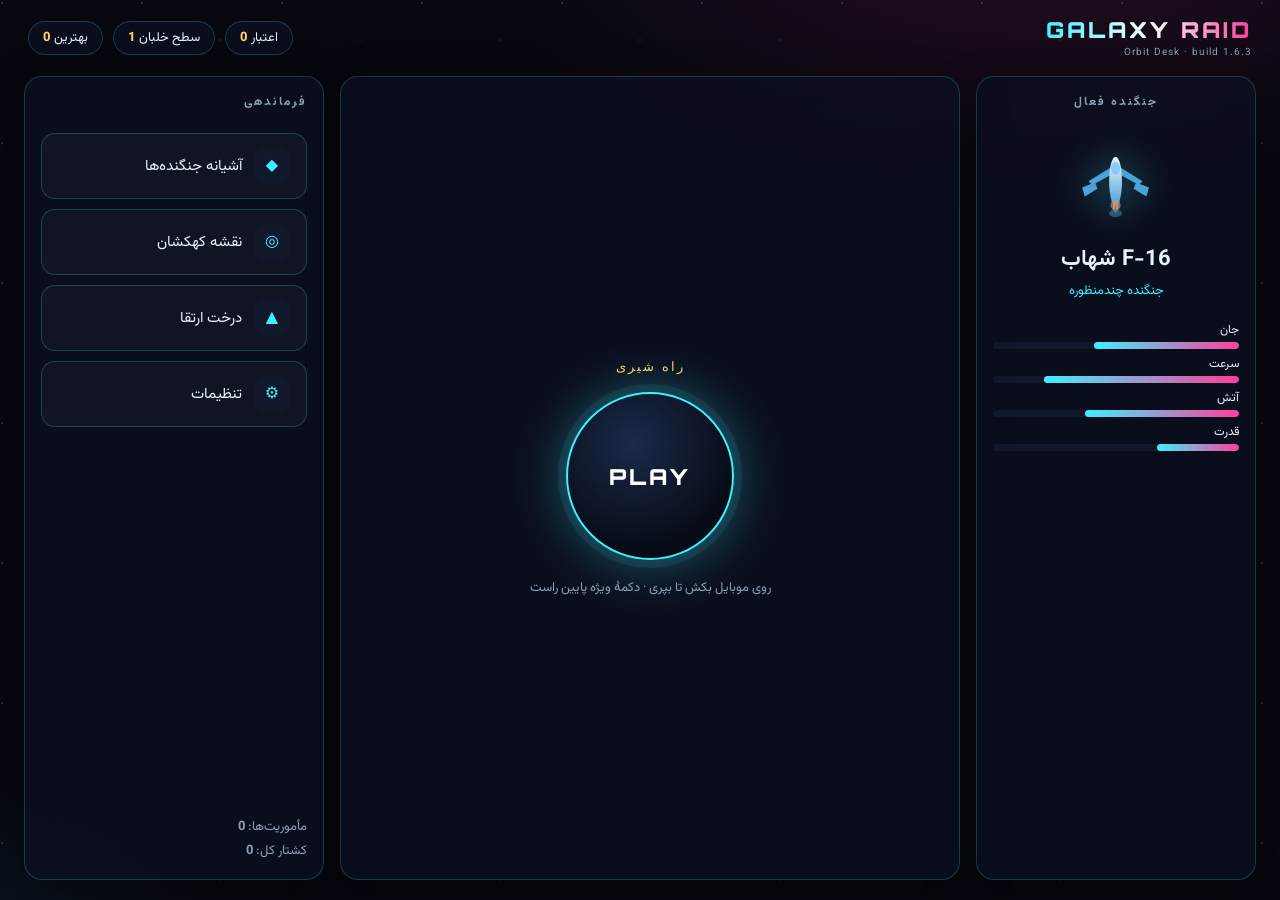
<file: index.html>
<!DOCTYPE html>
<html lang="fa" dir="rtl">
<head>
  <meta charset="UTF-8" />
  <meta name="viewport" content="width=device-width, initial-scale=1, maximum-scale=1, user-scalable=no, viewport-fit=cover" />
  <meta name="apple-mobile-web-app-capable" content="yes" />
  <meta name="theme-color" content="#07080f" />
  <title>Galaxy Raid — Orbit Desk</title>
  <style>
@import url('https://fonts.googleapis.com/css2?family=Orbitron:wght@500;700;900&family=Vazirmatn:wght@400;500;700;800&display=swap');

:root {
  --bg: #06070f;
  --panel: rgba(12, 16, 32, 0.78);
  --line: rgba(80, 220, 255, 0.22);
  --cyan: #3df0ff;
  --mag: #ff3d9a;
  --gold: #ffd166;
  --ok: #6dffb0;
  --text: #e8f4ff;
  --dim: #8aa0b8;
  --danger: #ff5d6c;
}

* { box-sizing: border-box; margin: 0; padding: 0; }
html, body {
  height: 100%;
  background:
    radial-gradient(1200px 600px at 80% -10%, rgba(255, 61, 154, 0.12), transparent 50%),
    radial-gradient(900px 500px at -10% 110%, rgba(61, 240, 255, 0.1), transparent 45%),
    var(--bg);
  color: var(--text);
  font-family: Vazirmatn, system-ui, sans-serif;
  overflow: hidden;
}
body::before {
  content: "";
  position: fixed; inset: 0; pointer-events: none; opacity: .18;
  background-image: url("data:image/svg+xml,%3Csvg xmlns='http://www.w3.org/2000/svg' width='140' height='140'%3E%3Ccircle cx='2' cy='3' r='1' fill='white'/%3E%3Ccircle cx='80' cy='40' r='.7' fill='white'/%3E%3Ccircle cx='40' cy='100' r='.8' fill='white'/%3E%3C/svg%3E");
}

#app { height: 100%; }

.screen { display: none; height: 100%; }
.screen.active { display: flex; flex-direction: column; }

/* ===== DASHBOARD ===== */
.dash-top {
  display: flex; align-items: center; justify-content: space-between;
  padding: 16px 28px 8px;
}
.brand {
  font-family: Orbitron, sans-serif;
  font-weight: 900;
  letter-spacing: 3px;
  font-size: 22px;
  background: linear-gradient(90deg, var(--cyan), #fff, var(--mag));
  -webkit-background-clip: text; background-clip: text; color: transparent;
}
.meta {
  display: flex; gap: 10px; align-items: center; flex-wrap: wrap;
}
.chip {
  background: var(--panel);
  border: 1px solid var(--line);
  border-radius: 999px;
  padding: 6px 14px;
  font-size: 13px;
  backdrop-filter: blur(10px);
}
.chip b { color: var(--gold); font-weight: 800; }

.dash-grid {
  flex: 1;
  display: grid;
  grid-template-columns: 280px 1fr 300px;
  gap: 16px;
  padding: 8px 24px 20px;
  min-height: 0;
}
.studio { font-size: 10px; color: var(--dim); letter-spacing: 1px; margin-top: 2px; }
@media (max-width: 980px) {
  .dash-grid { grid-template-columns: 1fr; overflow: auto; padding: 6px 12px 90px; }
  .dash-top { padding: 12px 14px 6px; flex-wrap: wrap; gap: 8px; }
  .brand { font-size: 16px; letter-spacing: 2px; }
  .play-btn { width: 132px; height: 132px; font-size: 18px; }
  .center-play { min-height: 240px; }
  .cards-wrap { grid-template-columns: 1fr 1fr; padding: 0 12px 80px; gap: 10px; }
  .header-bar { padding: 12px; }
  .ship-preview { width: 120px; height: 120px; }
}
@media (max-width: 520px) {
  .cards-wrap { grid-template-columns: 1fr; }
  .meta { width: 100%; }
  .chip { font-size: 12px; padding: 5px 10px; }
}

.card {
  background: var(--panel);
  border: 1px solid var(--line);
  border-radius: 18px;
  padding: 16px;
  backdrop-filter: blur(16px);
  box-shadow: 0 20px 50px rgba(0,0,0,.35);
}
.card h3 {
  font-size: 12px;
  letter-spacing: 2px;
  color: var(--dim);
  margin-bottom: 12px;
  font-weight: 700;
}

.pilot {
  display: flex; flex-direction: column; align-items: center; text-align: center; height: 100%;
}
.ship-preview {
  width: 160px; height: 160px; margin: 8px 0 12px;
  filter: drop-shadow(0 0 18px rgba(61,240,255,.45));
}
.pilot h2 { font-size: 22px; margin-bottom: 4px; }
.pilot .role { color: var(--cyan); font-size: 13px; margin-bottom: 14px; }
.stat { display: flex; justify-content: space-between; font-size: 12px; margin: 6px 0 3px; width: 100%; }
.bar { height: 7px; background: #12182c; border-radius: 99px; overflow: hidden; width: 100%; }
.bar span { display: block; height: 100%; border-radius: 99px; background: linear-gradient(90deg, var(--cyan), var(--mag)); }

.center-play {
  display: flex; flex-direction: column; align-items: center; justify-content: center;
  position: relative; overflow: hidden;
}
.center-play::after {
  content: ""; position: absolute; width: 280px; height: 280px; border-radius: 50%;
  background: radial-gradient(circle, rgba(61,240,255,.18), transparent 70%);
  pointer-events: none;
}
.stage-name { font-family: Orbitron, sans-serif; font-size: 13px; color: var(--gold); letter-spacing: 2px; z-index: 1; }
.play-btn {
  z-index: 1;
  margin: 18px 0;
  width: 168px; height: 168px; border-radius: 50%;
  border: 2px solid var(--cyan);
  background: radial-gradient(circle at 40% 30%, #1a2a4a, #070b16 70%);
  color: #fff;
  font-family: Orbitron, sans-serif;
  font-weight: 900;
  font-size: 22px;
  letter-spacing: 3px;
  cursor: pointer;
  box-shadow: 0 0 0 8px rgba(61,240,255,.08), 0 0 40px rgba(61,240,255,.25);
  transition: transform .15s, box-shadow .15s;
}
.play-btn:hover { transform: scale(1.05); box-shadow: 0 0 0 10px rgba(61,240,255,.12), 0 0 60px rgba(61,240,255,.4); }
.play-btn:disabled { opacity: .4; cursor: not-allowed; transform: none; }
.sub { z-index: 1; color: var(--dim); font-size: 13px; }

.nav-col { display: flex; flex-direction: column; gap: 10px; }
.nav-btn {
  display: flex; align-items: center; gap: 12px;
  background: rgba(255,255,255,.03);
  border: 1px solid var(--line);
  color: var(--text);
  border-radius: 14px;
  padding: 14px 16px;
  cursor: pointer;
  text-align: right;
  font-family: inherit;
  font-size: 15px;
  transition: background .15s, border-color .15s;
}
.nav-btn:hover { background: rgba(61,240,255,.08); border-color: var(--cyan); }
.nav-btn i {
  width: 36px; height: 36px; border-radius: 10px;
  display: grid; place-items: center;
  background: #12182c; color: var(--cyan); font-style: normal; font-size: 16px;
}
.records { font-size: 13px; color: var(--dim); line-height: 1.8; margin-top: auto; }

/* ===== LISTS ===== */
.header-bar {
  display: flex; align-items: center; gap: 12px; padding: 16px 24px;
}
.back {
  background: transparent; border: 1px solid var(--line); color: var(--text);
  border-radius: 10px; padding: 8px 14px; cursor: pointer; font-family: inherit;
}
.back:hover { border-color: var(--cyan); }
.header-bar h1 { font-size: 20px; }

.cards-wrap {
  padding: 0 24px 24px;
  display: grid;
  grid-template-columns: repeat(auto-fill, minmax(240px, 1fr));
  gap: 14px;
  overflow: auto;
}

.char-card, .stage-card {
  background: var(--panel);
  border: 1px solid var(--line);
  border-radius: 16px;
  padding: 14px;
  cursor: pointer;
  transition: transform .12s, border-color .12s;
  position: relative;
}
.char-card:hover, .stage-card:hover { transform: translateY(-3px); border-color: var(--cyan); }
.char-card.selected, .stage-card.selected { border-color: var(--gold); box-shadow: 0 0 0 1px var(--gold); }
.char-card.locked, .stage-card.locked { opacity: .55; cursor: not-allowed; }
.lock-tag {
  position: absolute; top: 10px; left: 10px;
  background: #000a; border-radius: 8px; padding: 3px 8px; font-size: 11px; color: var(--gold);
}
.mini-ship { width: 100%; height: 90px; }
.char-card h4 { margin: 6px 0 2px; }
.muted { color: var(--dim); font-size: 12px; }
.btn {
  margin-top: 10px; width: 100%;
  background: linear-gradient(90deg, #1a4a55, #3a1a40);
  border: 1px solid var(--cyan);
  color: #fff; border-radius: 10px; padding: 8px; cursor: pointer; font-family: inherit;
}
.btn.gold { border-color: var(--gold); }

.stage-art {
  height: 86px; border-radius: 12px; margin-bottom: 8px;
}

/* ===== GAME ===== */
#game-screen { background: #000; }
#hud {
  position: absolute; inset: 0; pointer-events: none;
  display: flex; flex-direction: column; justify-content: space-between;
  padding: 12px 16px;
}
#hud .row { display: flex; justify-content: space-between; align-items: flex-start; pointer-events: none; }
.hp-wrap { width: 220px; }
.hp-wrap label { font-size: 11px; color: var(--dim); }
.hp { height: 10px; background: #1a1020; border-radius: 6px; overflow: hidden; border: 1px solid #ff3d9a55; }
.hp span { display: block; height: 100%; background: linear-gradient(90deg, var(--danger), var(--gold)); width: 100%; }
.special { margin-top: 6px; height: 6px; background: #102018; border-radius: 6px; overflow: hidden; border: 1px solid #6dffb055; }
.special span { display: block; height: 100%; background: var(--ok); width: 0; }
.hud-score { text-align: left; font-family: Orbitron, sans-serif; font-size: 14px; }
#canvas-wrap {
  flex: 1; display: grid; place-items: center; min-height: 0; position: relative;
}
#game {
  display: block;
  width: min(96vw, 520px);
  height: min(78vh, 780px);
  background: #05060d;
  border-radius: 12px;
  box-shadow: 0 0 0 2px rgba(61,240,255,.2), 0 30px 80px #000;
  cursor: none;
  touch-action: none;
}
#touch-ui {
  display: none;
  position: absolute;
  bottom: 18px;
  left: 0; right: 0;
  justify-content: space-between;
  padding: 0 18px;
  pointer-events: none;
  z-index: 4;
}
#touch-ui button {
  pointer-events: auto;
  width: 64px; height: 64px;
  border-radius: 50%;
  border: 1px solid rgba(255,255,255,.2);
  background: rgba(10,14,28,.55);
  color: #fff;
  font-size: 26px;
  backdrop-filter: blur(8px);
}
#touch-ui #t-special {
  width: 56px; height: 56px; font-size: 20px; color: var(--gold);
  align-self: flex-end;
}
@media (pointer: coarse), (max-width: 820px) {
  #touch-ui { display: flex; }
  #game {
    width: 100vw;
    height: calc(100dvh - 8px);
    max-height: none;
    border-radius: 0;
    box-shadow: none;
  }
  #canvas-wrap { display: block; }
  #game-screen { background: #000; }
  .play-btn { cursor: pointer; }
}
.overlay {
  position: absolute; inset: 0; display: none; place-items: center;
  background: rgba(4,6,14,.62); pointer-events: auto;
}
.overlay.show { display: grid; }
.overlay .box {
  background: var(--panel); border: 1px solid var(--line); border-radius: 18px;
  padding: 28px 36px; text-align: center; min-width: 280px;
}
.overlay h2 { font-family: Orbitron, sans-serif; margin-bottom: 10px; }
.overlay p { color: var(--dim); margin-bottom: 16px; }
.overlay button {
  margin: 4px; padding: 10px 18px; border-radius: 10px; cursor: pointer;
  border: 1px solid var(--cyan); background: #122; color: #fff; font-family: inherit;
}

.settings-row { display: flex; justify-content: space-between; align-items: center; margin: 10px 0; }
.settings-row select, .settings-row input { background: #12182c; color: #fff; border: 1px solid var(--line); border-radius: 8px; padding: 6px 8px; }
.up-lvl { color: var(--gold); font-family: Orbitron, sans-serif; font-size: 12px; }
.up-cost { font-size: 12px; color: var(--cyan); margin-top: 4px; }

</style>
</head>
<body>
  <div id="app">
    <!-- DASHBOARD -->
    <section id="dash-screen" class="screen active">
      <div class="dash-top">
        <div>
          <div class="brand">GALAXY RAID</div>
          <div class="studio">Orbit Desk · build 1.6.3</div>
        </div>
        <div class="meta">
          <span class="chip">اعتبار <b id="credits">0</b></span>
          <span class="chip">سطح خلبان <b id="plevel">1</b></span>
          <span class="chip">بهترین <b id="bestscore">0</b></span>
        </div>
      </div>
      <div class="dash-grid">
        <div class="card pilot">
          <h3>جنگنده فعال</h3>
          <div id="pilot-art"></div>
          <h2 id="pilot-name">شهاب</h2>
          <div class="role" id="pilot-role">متعادل</div>
          <div class="stat"><span>جان</span></div>
          <div class="bar"><span id="stat-hp"></span></div>
          <div class="stat"><span>سرعت</span></div>
          <div class="bar"><span id="stat-sp"></span></div>
          <div class="stat"><span>آتش</span></div>
          <div class="bar"><span id="stat-fr"></span></div>
          <div class="stat"><span>قدرت</span></div>
          <div class="bar"><span id="stat-dm"></span></div>
        </div>
        <div class="card center-play">
          <div class="stage-name" id="stage-label">مدار کابل</div>
          <button class="play-btn" id="btn-play">PLAY</button>
          <div class="sub">روی موبایل بکش تا بپری · دکمهٔ ویژه پایین راست</div>
        </div>
        <div class="card nav-col">
          <h3>فرماندهی</h3>
          <button class="nav-btn" id="btn-chars"><i>◆</i> آشیانه جنگنده‌ها</button>
          <button class="nav-btn" id="btn-stages"><i>◎</i> نقشه کهکشان</button>
          <button class="nav-btn" id="btn-hangar"><i>▲</i> درخت ارتقا</button>
          <button class="nav-btn" id="btn-settings"><i>⚙</i> تنظیمات</button>
          <div class="records">
            مأموریت‌ها: <b id="rec-runs">0</b><br />
            کشتار کل: <b id="rec-kills">0</b>
          </div>
        </div>
      </div>
    </section>

    <!-- CHARACTERS -->
    <section id="chars-screen" class="screen">
      <div class="header-bar">
        <button class="back" data-back>بازگشت</button>
        <h1>آشیانه — انتخاب خلبان</h1>
      </div>
      <div class="cards-wrap" id="char-list"></div>
    </section>

    <!-- STAGES -->
    <section id="stages-screen" class="screen">
      <div class="header-bar">
        <button class="back" data-back>بازگشت</button>
        <h1>نقشه کهکشان</h1>
      </div>
      <div class="cards-wrap" id="stage-list"></div>
    </section>

    <!-- HANGAR UPGRADES -->
    <section id="hangar-screen" class="screen">
      <div class="header-bar">
        <button class="back" data-back>بازگشت</button>
        <h1>درخت ارتقا</h1>
      </div>
      <div class="cards-wrap" id="upgrade-list"></div>
    </section>

    <!-- SETTINGS -->
    <section id="settings-screen" class="screen">
      <div class="header-bar">
        <button class="back" data-back>بازگشت</button>
        <h1>تنظیمات</h1>
      </div>
      <div class="card" style="max-width:480px;margin:0 24px;">
        <div class="settings-row">
          <span>درجه سختی</span>
          <select id="diff-select">
            <option value="easy">آسان</option>
            <option value="normal">عادی</option>
            <option value="hard">سخت</option>
            <option value="insane">دیوانه‌وار</option>
          </select>
        </div>
        <div class="settings-row">
          <span>موسیقی</span>
          <input type="range" id="vol-music" min="0" max="100" value="40" />
        </div>
        <div class="settings-row">
          <span>افکت صدا</span>
          <input type="range" id="vol-sfx" min="0" max="100" value="70" />
        </div>
        <p class="muted" style="margin:12px 0">سی دقیقه مأموریت در ۳۰ کهکشان کاتالوگ‌شده. ذخیره محلی است.</p>
        <button class="btn" id="btn-reset">پاک کردن ذخیره</button>
      </div>
    </section>

    <!-- GAME -->
    <section id="game-screen" class="screen">
      <div id="canvas-wrap">
        <canvas id="game" width="480" height="720"></canvas>
        <div id="touch-ui">
          <button type="button" id="t-left" aria-label="چپ">‹</button>
          <button type="button" id="t-special" aria-label="ویژه">✦</button>
          <button type="button" id="t-right" aria-label="راست">›</button>
        </div>
        <div id="hud">
          <div class="row">
            <div class="hp-wrap">
              <label>سپر بدنه</label>
              <div class="hp"><span id="hp-bar"></span></div>
              <div class="special"><span id="sp-bar"></span></div>
            </div>
            <div class="hud-score">
              <div id="hud-stage">—</div>
              <div>SCORE <span id="hud-score">0</span></div>
              <div>WAVE <span id="hud-wave">1</span></div>
            </div>
          </div>
          <div class="row" style="pointer-events:auto;justify-content:flex-end">
            <button class="back" id="btn-pause">توقف</button>
          </div>
        </div>
        <div class="overlay" id="ov-pause">
          <div class="box">
            <h2>PAUSE</h2>
            <p>مأموریت متوقف شد</p>
            <button id="btn-resume">ادامه</button>
            <button id="btn-quit">داشبورد</button>
          </div>
        </div>
        <div class="overlay" id="ov-end">
          <div class="box">
            <h2 id="end-title">GAME OVER</h2>
            <p id="end-body"></p>
            <button id="btn-again">دوباره</button>
            <button id="btn-tomenu">داشبورد</button>
          </div>
        </div>
      </div>
    </section>
  </div>
  <script>
/* Galaxy Raid Pro — dashboard, characters, stages, combat */
(() => {
  const SAVE_KEY = "galaxy-raid-pro-v2";

  const CHARACTERS = [
    { id: "shahab", name: "F-16 شهاب", role: "جنگنده چندمنظوره", unlock: 0, plane: "f16",
      hp: 100, speed: 380, fire: 0.15, dmg: 1, spread: 1, special: "پالس شوک", color: "#4aa3d9",
      desc: "Falcon سبک و متعادل — بال دلتا و کابین حبابی." },
    { id: "raad", name: "F-22 رعد", role: "رهگیر رادارگریز", unlock: 400, plane: "f22",
      hp: 70, speed: 480, fire: 0.09, dmg: 1, spread: 1, special: "شتاب نوری", color: "#c5d0dc",
      desc: "Raptors سریع. شبح راداری و پس‌سوز دوگانه." },
    { id: "dezh", name: "A-10 دژ", role: "تهاجم زرهی", unlock: 900, plane: "a10",
      hp: 170, speed: 280, fire: 0.22, dmg: 2, spread: 1, special: "سپر پلاسما", color: "#6b8f4e",
      desc: "Warthog سنگین با توپ GAU و بال مستقیم." },
    { id: "photon", name: "F-15 فوتون", role: "برتری هوایی", unlock: 1400, plane: "f15",
      hp: 90, speed: 360, fire: 0.14, dmg: 1, spread: 3, special: "باران لیزر", color: "#7aa0c4",
      desc: "Eagle دوقلو موتور — پوشش آتش گسترده." },
    { id: "ghost", name: "SR-71 شبح", role: "شناسایی مافوق‌صوت", unlock: 2200, plane: "sr71",
      hp: 80, speed: 420, fire: 0.12, dmg: 1, spread: 2, special: "نامرئی", color: "#2a2e38",
      desc: "Blackbird سیاه. مانور بالا و ناپدید شدن." },
    { id: "nova", name: "B-2 نوا", role: "بمب‌افکن بال‌پرنده", unlock: 3500, plane: "b2",
      hp: 110, speed: 340, fire: 0.18, dmg: 3, spread: 1, special: "ابرنواختر", color: "#3d4450",
      desc: "Spirit بال‌پرنده — گلوله‌های سنگین انفجاری." },
  ];

  const FAUNA = {
    slime: ["grunt", "drone", "healer"],
    insect: ["zig", "kamikaze", "splitter"],
    brute: ["tank", "shield", "turret"],
    hunter: ["sniper", "elite", "kamikaze"],
    swarm: ["drone", "drone", "splitter", "bomber"],
    voidling: ["elite", "healer", "shield", "sniper"],
  };
  const STAGES = [
    { id: "mw", name: "راه شیری", cat: "Milky Way", env: "orbit", waves: 6, colorA: "#0b1020", colorB: "#05060d", accent: "#7ec8ff", hazard: "none", fauna: "slime", blurb: "کهکشان خودمان. مارپیچ میله‌ای، حدود ۱۰۰ هزار سال نوری." },
    { id: "and", name: "آندرومدا", cat: "M31 Andromeda", env: "nebula", waves: 7, colorA: "#12081c", colorB: "#07040e", accent: "#c9a0ff", hazard: "fog", fauna: "insect", blurb: "نزدیک‌ترین غول مارپیچ. ۲.۵ میلیون سال نوری." },
    { id: "tri", name: "سه‌گوش", cat: "M33 Triangulum", env: "orbit", waves: 7, colorA: "#0a1420", colorB: "#05080e", accent: "#6dffd4", hazard: "none", fauna: "swarm", blurb: "M33؛ سومین عضو گروه محلی." },
    { id: "lmc", name: "ابر ماژلانی بزرگ", cat: "LMC", env: "solar", waves: 7, colorA: "#221008", colorB: "#0e0704", accent: "#ff9a4a", hazard: "flare", fauna: "brute", blurb: "ماهواره‌ای نامنظم راه شیری. سحابی رتیل اینجاست." },
    { id: "smc", name: "ابر ماژلانی کوچک", cat: "SMC", env: "ice", waves: 7, colorA: "#07141a", colorB: "#04080c", accent: "#9ad4ff", hazard: "slow", fauna: "slime", blurb: "کوتوله نامنظم؛ غبار کم، ستاره‌های پیر." },
    { id: "m51", name: "گرداب", cat: "M51 Whirlpool", env: "nebula", waves: 8, colorA: "#101428", colorB: "#060712", accent: "#6aa8ff", hazard: "fog", fauna: "hunter", blurb: "مارپیچ کلاسیک در حال برخورد با NGC 5195." },
    { id: "m104", name: "سومبررو", cat: "M104 Sombrero", env: "belt", waves: 8, colorA: "#16120c", colorB: "#080704", accent: "#e0c07a", hazard: "rocks", fauna: "brute", blurb: "برآمدگی درخشان و نوار غبار پهن." },
    { id: "m101", name: "چرخ‌فلك", cat: "M101 Pinwheel", env: "orbit", waves: 8, colorA: "#0c1824", colorB: "#05090e", accent: "#7cffc8", hazard: "none", fauna: "swarm", blurb: "مارپیچ رودررو در دب اکبر. بازوهای باز." },
    { id: "m81", name: "کهکشان بوده", cat: "M81 Bode", env: "orbit", waves: 8, colorA: "#101018", colorB: "#07070c", accent: "#f0c878", hazard: "none", fauna: "hunter", blurb: "مارپیچ باشکوه نزدیک خرس بزرگ." },
    { id: "m82", name: "سیگار", cat: "M82 Cigar", env: "solar", waves: 8, colorA: "#2a1008", colorB: "#100604", accent: "#ff6a3a", hazard: "flare", fauna: "brute", blurb: "ستارهزایی شدید؛ باد کهکشانی سرخ." },
    { id: "cena", name: "قنطورس A", cat: "NGC 5128", env: "belt", waves: 8, colorA: "#1a1010", colorB: "#0a0606", accent: "#d4a090", hazard: "rocks", fauna: "voidling", blurb: "بیضوی رادیویی با نوار غبار تیره." },
    { id: "cart", name: "چرخ‌دستی", cat: "Cartwheel", env: "orbit", waves: 8, colorA: "#081820", colorB: "#040a10", accent: "#50e0d0", hazard: "none", fauna: "swarm", blurb: "حلقه برخوردی؛ ستاره‌زایی روی طوقه." },
    { id: "m64", name: "چشم سیاه", cat: "M64 Black Eye", env: "nebula", waves: 8, colorA: "#140c10", colorB: "#080406", accent: "#c07080", hazard: "fog", fauna: "insect", blurb: "غبار جلویی شبیه عنبیه تیره." },
    { id: "m63", name: "آفتابگردان", cat: "M63 Sunflower", env: "orbit", waves: 8, colorA: "#18140c", colorB: "#0a0804", accent: "#e8b050", hazard: "none", fauna: "slime", blurb: "تکه‌تکه بودن بازوها مثل دانه." },
    { id: "tad", name: "بچه قورباغه", cat: "Tadpole UGC 10214", env: "void", waves: 9, colorA: "#0c0818", colorB: "#04040a", accent: "#a090ff", hazard: "pull", fauna: "hunter", blurb: "دم جزرومدی دراز از کشند گرانشی." },
    { id: "ant", name: "آنتن", cat: "Antennae NGC 4038", env: "solar", waves: 9, colorA: "#24140c", colorB: "#100804", accent: "#ff8040", hazard: "flare", fauna: "brute", blurb: "برخورد دو مارپیچ؛ دم‌های ستاره‌ای." },
    { id: "scu", name: "پیکرتراش", cat: "NGC 253 Sculptor", env: "belt", waves: 9, colorA: "#14100c", colorB: "#080604", accent: "#c8a070", hazard: "rocks", fauna: "swarm", blurb: "مارپیچ ستارهزا، پر از غبار." },
    { id: "fw", name: "آتش‌بازی", cat: "NGC 6946 Fireworks", env: "solar", waves: 9, colorA: "#1c0c14", colorB: "#0c0408", accent: "#ff4a6a", hazard: "flare", fauna: "insect", blurb: "رکورد ابرنواختر در چند دهه اخیر." },
    { id: "hoag", name: "جسم هوگ", cat: "Hoag's Object", env: "orbit", waves: 9, colorA: "#0c101c", colorB: "#04060c", accent: "#80c8ff", hazard: "none", fauna: "voidling", blurb: "کهکشان حلقه‌ای کمیاب با هسته جدا." },
    { id: "m87", name: "مسیه ۸۷", cat: "M87 Virgo A", env: "void", waves: 9, colorA: "#0a0614", colorB: "#040208", accent: "#d060ff", hazard: "pull", fauna: "voidling", blurb: "بیضوی غول؛ جت سیاه‌چاله و سایهٔ افق." },
    { id: "n1300", name: "NGC 1300", cat: "NGC 1300", env: "nebula", waves: 9, colorA: "#101018", colorB: "#06060c", accent: "#f0d080", hazard: "fog", fauna: "hunter", blurb: "نمونهٔ کتاب درسی مارپیچ میله‌ای." },
    { id: "ic1101", name: "IC 1101", cat: "IC 1101", env: "void", waves: 10, colorA: "#080814", colorB: "#030308", accent: "#c0b0ff", hazard: "pull", fauna: "voidling", blurb: "یکی از بزرگ‌ترین کهکشان‌های شناخته‌شده." },
    { id: "needle", name: "سوزن", cat: "NGC 4565 Needle", env: "ice", waves: 9, colorA: "#081218", colorB: "#04080c", accent: "#a8d8ff", hazard: "slow", fauna: "slime", blurb: "مارپیچ لبه‌نما؛ نازک مثل تیغ." },
    { id: "condor", name: "کرکس", cat: "NGC 6872 Condor", env: "nebula", waves: 9, colorA: "#140c18", colorB: "#08040c", accent: "#e090c0", hazard: "fog", fauna: "insect", blurb: "یکی از درازترین مارپیچ‌های میله‌ای." },
    { id: "mice", name: "موش‌ها", cat: "NGC 4676 Mice", env: "belt", waves: 9, colorA: "#16140c", colorB: "#0a0804", accent: "#d0c090", hazard: "rocks", fauna: "swarm", blurb: "جفت در حال ادغام با دم بلند." },
    { id: "n1365", name: "NGC 1365", cat: "NGC 1365 Fornax", env: "solar", waves: 9, colorA: "#1c100c", colorB: "#0c0604", accent: "#ffb060", hazard: "flare", fauna: "brute", blurb: "مارپیچ میله‌ای در خوشه کوره." },
    { id: "n891", name: "NGC 891", cat: "NGC 891", env: "ice", waves: 9, colorA: "#0c1016", colorB: "#05070a", accent: "#90b8d8", hazard: "slow", fauna: "hunter", blurb: "لبه‌نما با نوار غبار visibile شبیه راه شیری." },
    { id: "leo", name: "سه‌قلوی اسد", cat: "M66 Leo Triplet", env: "orbit", waves: 9, colorA: "#10140c", colorB: "#060804", accent: "#b8e070", hazard: "none", fauna: "insect", blurb: "M65، M66 و NGC 3628 در یک قاب." },
    { id: "malin", name: "مالین ۱", cat: "Malin 1", env: "void", waves: 10, colorA: "#0a0c18", colorB: "#04060c", accent: "#70a0ff", hazard: "pull", fauna: "voidling", blurb: "غول کم‌سطح با دیسک بسیار گسترده." },
    { id: "ugc", name: "UGC 2885", cat: "UGC 2885 Rubin's", env: "void", waves: 10, colorA: "#0c0814", colorB: "#05040a", accent: "#ff80c8", hazard: "pull", fauna: "voidling", blurb: "مارپیچ غول روبین؛ یکی از پرجرم‌ترین دیسک‌ها." },
  ];

  const ENEMY_KINDS = {
    grunt:   { hp: 2, w: 26, h: 22, vy: 70, score: 80,  shoot: 1.6 },
    zig:     { hp: 3, w: 24, h: 20, vy: 85, score: 120, shoot: 1.4 },
    tank:    { hp: 12, w: 44, h: 32, vy: 38, score: 280, shoot: 1.1 },
    sniper:  { hp: 4, w: 22, h: 28, vy: 28, score: 200, shoot: 0.9 },
    bomber:  { hp: 6, w: 34, h: 26, vy: 55, score: 180, shoot: 1.3 },
    kamikaze:{ hp: 2, w: 20, h: 20, vy: 160, score: 90,  shoot: 99 },
    drone:   { hp: 1, w: 16, h: 16, vy: 95, score: 40,  shoot: 2.2 },
    shield:  { hp: 8, w: 36, h: 30, vy: 48, score: 240, shoot: 1.5 },
    healer:  { hp: 5, w: 28, h: 28, vy: 42, score: 260, shoot: 1.8 },
    splitter:{ hp: 4, w: 30, h: 24, vy: 60, score: 150, shoot: 1.7 },
    turret:  { hp: 10, w: 32, h: 32, vy: 18, score: 220, shoot: 0.7 },
    elite:   { hp: 16, w: 40, h: 34, vy: 50, score: 400, shoot: 0.8 },
    mine:    { hp: 1, w: 14, h: 14, vy: 40, score: 30,  shoot: 99 },
    boss:    { hp: 220, w: 90, h: 70, vy: 16, score: 2500, shoot: 0.45 },
  };

  const UPGRADES = [
    { id: "hull", name: "زره بدنه", desc: "جان بیشتر در هر مأموریت", max: 8 },
    { id: "engine", name: "موتور یونی", desc: "سرعت حرکت بالاتر", max: 8 },
    { id: "cannon", name: "توپ پلاسما", desc: "نرخ آتش سریع‌تر", max: 8 },
    { id: "core", name: "هسته انرژی", desc: "آسیب گلوله بیشتر", max: 6 },
    { id: "battery", name: "باتری ویژه", desc: "شارژ توانایی سریع‌تر", max: 6 },
  ];
  function upCost(id, lv) { return 80 + lv * 90 + (id === "core" ? 40 : 0); }

  function bossFor(stage) {
    const names = {
      slime: "ژله‌سالار", insect: "ملکهٔ شاخک", brute: "صدف‌کوه",
      hunter: "چشم‌دوز", swarm: "کندوی اثیر", voidling: "نقطهٔ کور", elite: "ارباب دیسک"
    };
    const fauna = stage.fauna === "elite" ? "voidling" : stage.fauna;
    return {
      name: (names[fauna] || "هسته‌خوار") + " · " + stage.cat,
      color: stage.accent, w: 86 + (stage.waves % 5) * 4, h: 66, hp: 140 + STAGES.indexOf(stage) * 8
    };
  }

  function defaultSave() {
    return {
      credits: 0, xp: 0, level: 1,
      unlockedChars: ["shahab"],
      unlockedStages: ["mw"],
      selectedChar: "shahab",
      selectedStage: "mw",
      best: 0, runs: 0, kills: 0,
      difficulty: "normal",
      volMusic: 40, volSfx: 70,
      ups: { hull: 0, engine: 0, cannon: 0, core: 0, battery: 0 },
    };
  }
  function load() {
    try { return { ...defaultSave(), ...JSON.parse(localStorage.getItem(SAVE_KEY) || "{}") }; }
    catch { return defaultSave(); }
  }
  function persist() { localStorage.setItem(SAVE_KEY, JSON.stringify(save)); }
  let save = load();
  if (!save.ups) save.ups = { hull: 0, engine: 0, cannon: 0, core: 0, battery: 0 };

  /* ---------- WebAudio ---------- */
  let actx = null, musicTimer = 0, musicOn = false;
  function audioCtx() {
    if (!actx) actx = new (window.AudioContext || window.webkitAudioContext)();
    if (actx.state === "suspended") actx.resume();
    return actx;
  }
  function beep(freq, dur, type, vol, slide) {
    try {
      const c = audioCtx();
      const o = c.createOscillator();
      const g = c.createGain();
      o.type = type || "square";
      o.frequency.setValueAtTime(freq, c.currentTime);
      if (slide) o.frequency.exponentialRampToValueAtTime(slide, c.currentTime + dur);
      g.gain.setValueAtTime((save.volSfx / 100) * (vol || 0.08), c.currentTime);
      g.gain.exponentialRampToValueAtTime(0.001, c.currentTime + dur);
      o.connect(g); g.connect(c.destination);
      o.start(); o.stop(c.currentTime + dur);
    } catch {}
  }
  function sfx(kind) {
    if (kind === "shot") beep(880, 0.06, "square", 0.03, 420);
    if (kind === "boom") beep(180, 0.28, "sawtooth", 0.09, 50);
    if (kind === "hit") beep(220, 0.12, "triangle", 0.07, 80);
    if (kind === "power") beep(520, 0.18, "sine", 0.07, 880);
    if (kind === "special") beep(200, 0.35, "sawtooth", 0.1, 90);
    if (kind === "ui") beep(640, 0.08, "sine", 0.05, 900);
    if (kind === "boss") beep(90, 0.5, "square", 0.12, 40);
  }
  function tickMusic() {
    if (!musicOn || !$("game-screen").classList.contains("active")) return;
    try {
      const c = audioCtx();
      const notes = [196, 247, 294, 392, 294, 247, 220, 196];
      const n = notes[musicTimer % notes.length];
      const o = c.createOscillator();
      const g = c.createGain();
      o.type = "triangle";
      o.frequency.value = n;
      g.gain.setValueAtTime((save.volMusic / 100) * 0.045, c.currentTime);
      g.gain.exponentialRampToValueAtTime(0.001, c.currentTime + 0.28);
      o.connect(g); g.connect(c.destination);
      o.start(); o.stop(c.currentTime + 0.3);
      musicTimer++;
    } catch {}
  }
  setInterval(tickMusic, 320);

  const $ = (id) => document.getElementById(id);
  function show(id) {
    document.querySelectorAll(".screen").forEach(s => s.classList.remove("active"));
    $(id).classList.add("active");
  }

  function xpNeed(lv) { return 200 + lv * 150; }
  function addXp(n) {
    save.xp += n;
    while (save.xp >= xpNeed(save.level)) {
      save.xp -= xpNeed(save.level);
      save.level++;
    }
  }
  function charById(id) { return CHARACTERS.find(c => c.id === id); }
  function stageById(id) { return STAGES.find(s => s.id === id); }
  function diffMul() {
    return { easy: 0.75, normal: 1, hard: 1.35, insane: 1.7 }[save.difficulty] || 1;
  }

  /* ---------- SVG ships ---------- */
  function shipSVG(color, scale = 1) {
    return `<svg class="ship-preview mini-ship" viewBox="0 0 120 140">
      <defs>
        <linearGradient id="m${color.replace("#","")}" x1="0" y1="0" x2="0" y2="1">
          <stop offset="0" stop-color="#f2f6fa"/><stop offset="1" stop-color="${color}"/>
        </linearGradient>
      </defs>
      <ellipse cx="60" cy="128" rx="10" ry="6" fill="${color}" opacity=".45"/>
      <polygon points="18,78 60,52 102,78 96,84 60,64 24,84" fill="${color}"/>
      <polygon points="8,88 28,80 32,90 12,102" fill="${color}"/>
      <polygon points="112,88 92,80 88,90 108,102" fill="${color}"/>
      <polygon points="52,118 60,128 68,118 64,92 56,92" fill="#6a7788"/>
      <ellipse cx="60" cy="78" rx="10" ry="38" fill="url(#m${color.replace("#","")})"/>
      <ellipse cx="60" cy="58" rx="7" ry="10" fill="#7ec8ff" opacity=".9"/>
      <rect x="56" y="108" width="3" height="14" rx="1" fill="#ff8a3a"/>
      <rect x="61" y="108" width="3" height="14" rx="1" fill="#ff8a3a"/>
    </svg>`;
  }

  /* ---------- Dashboard ---------- */
  function renderDash() {
    const ch = charById(save.selectedChar);
    const st = stageById(save.selectedStage);
    $("credits").textContent = save.credits;
    $("plevel").textContent = save.level;
    $("bestscore").textContent = save.best;
    $("pilot-name").textContent = ch.name;
    $("pilot-role").textContent = ch.role;
    $("pilot-art").innerHTML = shipSVG(ch.color);
    $("stat-hp").style.width = (ch.hp / 170 * 100) + "%";
    $("stat-sp").style.width = (ch.speed / 480 * 100) + "%";
    $("stat-fr").style.width = ((0.25 - ch.fire) / 0.16 * 100) + "%";
    $("stat-dm").style.width = (ch.dmg / 3 * 100) + "%";
    $("stage-label").textContent = st.name.toUpperCase();
    $("rec-runs").textContent = save.runs;
    $("rec-kills").textContent = save.kills;
    $("diff-select").value = save.difficulty;
  }

  function renderChars() {
    const wrap = $("char-list");
    wrap.innerHTML = "";
    CHARACTERS.forEach(c => {
      const locked = !save.unlockedChars.includes(c.id);
      const el = document.createElement("div");
      el.className = "char-card" + (save.selectedChar === c.id ? " selected" : "") + (locked ? " locked" : "");
      el.innerHTML = `
        ${locked ? `<span class="lock-tag">قفل · ${c.unlock} اعتبار</span>` : ""}
        ${shipSVG(c.color)}
        <h4>${c.name}</h4>
        <div class="muted">${c.role} · ویژه: ${c.special}</div>
        <p class="muted" style="margin-top:6px">${c.desc}</p>
        <button class="btn">${locked ? "باز کردن" : (save.selectedChar === c.id ? "انتخاب‌شده" : "انتخاب")}</button>`;
      el.querySelector("button").onclick = (e) => {
        e.stopPropagation();
        if (locked) {
          if (save.credits >= c.unlock) {
            save.credits -= c.unlock;
            save.unlockedChars.push(c.id);
            save.selectedChar = c.id;
            persist(); renderChars(); renderDash();
          }
        } else {
          save.selectedChar = c.id; persist(); renderChars();
        }
      };
      wrap.appendChild(el);
    });
  }

  function renderStages() {
    const wrap = $("stage-list");
    wrap.innerHTML = "";
    STAGES.forEach((s, i) => {
      const locked = !save.unlockedStages.includes(s.id);
      const el = document.createElement("div");
      el.className = "stage-card" + (save.selectedStage === s.id ? " selected" : "") + (locked ? " locked" : "");
      el.innerHTML = `
        <div class="stage-art" style="background:linear-gradient(160deg,${s.colorA},${s.accent}55,${s.colorB})"></div>
        ${locked ? `<span class="lock-tag">قفل — مأموریت قبلی</span>` : ""}
        <h4>${i + 1}. ${s.name}</h4>
        <div class="muted">${s.cat}</div>
        <div class="muted">${s.waves} موج · ${s.blurb}</div>
        <button class="btn" ${locked ? "disabled" : ""}>${save.selectedStage === s.id ? "فعال" : "انتخاب"}</button>`;
      el.querySelector("button").onclick = () => {
        if (locked) return;
        save.selectedStage = s.id; persist(); renderStages();
      };
      wrap.appendChild(el);
    });
  }

  function renderHangar() {
    const wrap = $("upgrade-list");
    wrap.innerHTML = "";
    UPGRADES.forEach(u => {
      const lv = save.ups[u.id] || 0;
      const cost = upCost(u.id, lv);
      const maxed = lv >= u.max;
      const el = document.createElement("div");
      el.className = "char-card";
      el.innerHTML = `
        <h4>${u.name}</h4>
        <div class="up-lvl">Lv ${lv} / ${u.max}</div>
        <p class="muted">${u.desc}</p>
        <div class="bar" style="margin-top:8px"><span style="width:${lv / u.max * 100}%"></span></div>
        <div class="up-cost">${maxed ? "حداکثر" : cost + " اعتبار"}</div>
        <button class="btn gold" ${maxed ? "disabled" : ""}>ارتقا</button>`;
      el.querySelector("button").onclick = () => {
        if (maxed) return;
        if (save.credits < cost) { sfx("hit"); return; }
        save.credits -= cost;
        save.ups[u.id] = lv + 1;
        persist(); sfx("power"); renderHangar(); renderDash();
      };
      wrap.appendChild(el);
    });
  }

  /* ---------- Combat ---------- */
  const canvas = $("game");
  const ctx = canvas.getContext("2d");
  const W = canvas.width, H = canvas.height;

  const GSTATE = { PLAY: 1, PAUSE: 2, OVER: 3, WIN: 4 };
  let gstate = GSTATE.PLAY;
  let keys = {};
  let mouseX = W / 2, useMouse = false;
  let last = 0, time = 0, shake = 0;
  let score = 0, wave = 1, combo = 0, kills = 0;
  let player, bullets, eBullets, enemies, particles, stars, powerups, rocks, flares;
  let spawnTimer, spawned, waveQuota, wavePause, stage, char, running = false, raf = 0;
  let hazardT = 0;

  function burst(x, y, color, n = 12, spd = 180) {
    for (let i = 0; i < n; i++) {
      const a = (Math.PI * 2 * i) / n + Math.random() * 0.3;
      const s = spd * (0.35 + Math.random());
      particles.push({ x, y, vx: Math.cos(a) * s, vy: Math.sin(a) * s, life: 0.35 + Math.random() * 0.4, max: 0.8, color, size: 2 + Math.random() * 3 });
    }
  }

  function makeEnemy(kind, x, y, extra = {}) {
    const b = ENEMY_KINDS[kind];
    const m = diffMul();
    const e = {
      kind, x, y, w: b.w, h: b.h,
      hp: Math.ceil(b.hp * m * (1 + (wave - 1) * 0.12)),
      maxhp: 0, vy: b.vy + wave * 3, score: b.score,
      shoot: 0.4 + Math.random() * b.shoot, phase: Math.random() * 6.28,
      shield: kind === "shield", split: kind === "splitter",
      ...extra
    };
    e.maxhp = e.hp;
    return e;
  }

  function spawnWaveEnemy() {
    const base = FAUNA[stage.fauna] || FAUNA.slime;
    const extra = wave < 3 ? ["grunt", "drone"] : wave < 5 ? ["zig", "bomber"] : ["elite", "sniper", "tank"];
    const pool = base.concat(extra);
    const kind = pool[Math.floor(Math.random() * pool.length)];
    const x = 30 + Math.random() * (W - 60);
    enemies.push(makeEnemy(kind, x, -28));
  }

  function spawnBoss() {
    const spec = bossFor(stage);
    const e = makeEnemy("boss", W / 2, 80);
    e.w = spec.w; e.h = spec.h;
    e.hp = Math.ceil(spec.hp * diffMul() * (1 + STAGES.indexOf(stage) * 0.12));
    e.maxhp = e.hp;
    e.pattern = 0;
    e.bossId = stage.env;
    e.bossName = spec.name;
    e.bossColor = spec.color;
    enemies.push(e);
    sfx("boss");
  }

  function startRun() {
    stage = stageById(save.selectedStage);
    char = charById(save.selectedChar);
    const m = diffMul();
    const uh = save.ups.hull || 0, ue = save.ups.engine || 0, uc = save.ups.cannon || 0, uo = save.ups.core || 0, ub = save.ups.battery || 0;
    player = {
      x: W / 2, y: H - 72, w: 28, h: 32,
      hp: char.hp + uh * 14, maxhp: char.hp + uh * 14,
      speed: char.speed + ue * 22,
      fireBonus: uc * 0.012, dmgBonus: uo,
      cooldown: 0, inv: 0, power: 0, special: 0, specialMax: Math.max(4, 6 - ub * 0.3),
      ghost: 0, shield: 0, nova: 0, frozen: 0
    };
    if (stage.hazard === "slow") player.speed *= 0.78;
    musicOn = true; musicTimer = 0; audioCtx(); sfx("ui");
    bullets = []; eBullets = []; enemies = []; particles = []; powerups = []; rocks = []; flares = [];
    stars = [];
    for (let i = 0; i < 90; i++) stars.push({ x: Math.random() * W, y: Math.random() * H, z: 0.3 + Math.random() * 1.5, a: 0.25 + Math.random() * 0.7 });
    score = 0; wave = 1; combo = 0; kills = 0; shake = 0; time = 0; hazardT = 0;
    spawned = 0; waveQuota = 8; spawnTimer = 0.3; wavePause = 0;
    gstate = GSTATE.PLAY;
    $("ov-pause").classList.remove("show");
    $("ov-end").classList.remove("show");
    running = true;
    last = 0;
    cancelAnimationFrame(raf);
    raf = requestAnimationFrame(loop);
  }

  function rects(a, b) {
    return Math.abs(a.x - b.x) < (a.w + b.w) / 2 && Math.abs(a.y - b.y) < (a.h + b.h) / 2;
  }

  function hurtPlayer(dmg) {
    if (player.inv > 0 || player.ghost > 0) return;
    if (player.shield > 0) { player.shield -= dmg; burst(player.x, player.y, "#6dffb0", 8, 100); return; }
    player.hp -= dmg;
    player.inv = 1.1;
    shake = 10;
    sfx("hit");
    burst(player.x, player.y, "#fff", 16, 200);
    if (player.hp <= 0) {
      player.hp = 0;
      gstate = GSTATE.OVER;
      endRun(false);
    }
  }

  function endRun(win) {
    save.runs++;
    save.kills += kills;
    save.credits += Math.floor(score / 12) + (win ? 180 : 0);
    addXp(Math.floor(score / 15) + (win ? 80 : 10));
    if (score > save.best) save.best = score;
    if (win) {
      const idx = STAGES.findIndex(s => s.id === stage.id);
      if (idx >= 0 && STAGES[idx + 1] && !save.unlockedStages.includes(STAGES[idx + 1].id)) {
        save.unlockedStages.push(STAGES[idx + 1].id);
      }
    }
    persist();
    $("end-title").textContent = win ? "مرحله پاک شد" : "GAME OVER";
    $("end-body").textContent = `امتیاز ${score} · کشتار ${kills} · موج ${wave} · اعتبار +${Math.floor(score / 12) + (win ? 180 : 0)}`;
    $("ov-end").classList.add("show");
  }

  function firePlayer() {
    const extra = player.power > 0 ? 1 : 0;
    const spread = char.spread + extra;
    const dmg = char.dmg + (player.dmgBonus || 0);
      sfx("shot");
    const ys = player.y - 18;
    if (spread === 1) bullets.push({ x: player.x, y: ys, vy: -640, vx: 0, w: 4, h: 12, dmg, nova: char.id === "nova" });
    else {
      const n = spread;
      for (let i = 0; i < n; i++) {
        const t = n === 1 ? 0 : (i / (n - 1) - 0.5);
        bullets.push({ x: player.x + t * 18, y: ys, vy: -600, vx: t * 80, w: 3, h: 11, dmg, nova: false });
      }
    }
  }

  function useSpecial() {
    if (player.special < player.specialMax) return;
    player.special = 0;
    sfx("special");
    if (char.id === "shahab") {
      enemies.forEach(e => { e.hp -= 8; burst(e.x, e.y, char.color, 8, 120); });
      shake = 8;
    } else if (char.id === "raad") {
      player.inv = 1.2;
      player.x = Math.max(20, Math.min(W - 20, player.x + (Math.random() < .5 ? -140 : 140)));
    } else if (char.id === "dezh") {
      player.shield = 40;
    } else if (char.id === "photon") {
      for (let i = -4; i <= 4; i++) bullets.push({ x: player.x + i * 10, y: player.y - 20, vy: -700, vx: i * 30, w: 3, h: 14, dmg: 1 });
    } else if (char.id === "ghost") {
      player.ghost = 3.2;
    } else if (char.id === "nova") {
      enemies.forEach(e => {
        const d = Math.hypot(e.x - player.x, e.y - player.y);
        if (d < 220) e.hp -= 18;
      });
      burst(player.x, player.y, "#ff8a4c", 40, 320);
      shake = 14;
    }
  }

  function killEnemy(e) {
    if (e.dead) return;
    e.dead = true;
    kills++;
    combo++;
    score += e.score * (1 + Math.floor(combo / 10));
    player.special = Math.min(player.specialMax, player.special + 0.45);
    sfx("boom");
    burst(e.x, e.y, stage.accent, 16, 210);
    if (e.split && e.kind === "splitter") {
      enemies.push(makeEnemy("drone", e.x - 12, e.y));
      enemies.push(makeEnemy("drone", e.x + 12, e.y));
    }
    if (Math.random() < 0.1) {
      powerups.push({ x: e.x, y: e.y, w: 16, h: 16, type: Math.random() < 0.55 ? "power" : "heal", rot: 0 });
    }
  }

  function update(dt) {
    time += dt;
    if (shake > 0) shake = Math.max(0, shake - dt * 28);
    stars.forEach(s => { s.y += s.z * (stage.env === "void" ? 140 : 90) * dt; if (s.y > H) { s.y = 0; s.x = Math.random() * W; } });
    particles.forEach(p => { p.x += p.vx * dt; p.y += p.vy * dt; p.life -= dt; });
    particles = particles.filter(p => p.life > 0);

    if (gstate !== GSTATE.PLAY) return;

    const left = keys.ArrowLeft || keys.a || keys.A;
    const right = keys.ArrowRight || keys.d || keys.D;
    player.frozen = Math.max(0, (player.frozen || 0) - dt);
    const spdMul = player.frozen > 0 ? 0.45 : 1;
    if (!useMouse) {
      if (left) player.x -= player.speed * spdMul * dt;
      if (right) player.x += player.speed * spdMul * dt;
    } else player.x += (mouseX - player.x) * Math.min(1, 14 * dt) * spdMul;
    if (stage.hazard === "pull") player.x += (W / 2 - player.x) * 0.35 * dt;
    player.x = Math.max(18, Math.min(W - 18, player.x));
    player.inv = Math.max(0, player.inv - dt);
    player.power = Math.max(0, player.power - dt);
    player.ghost = Math.max(0, player.ghost - dt);
    player.cooldown -= dt;
    player.special = Math.min(player.specialMax, player.special + dt * 0.35);

    if (player.cooldown <= 0) {
      player.cooldown = Math.max(0.05, (char.fire - (player.fireBonus || 0)) * (player.power > 0 ? 0.7 : 1));
      firePlayer();
    }

    bullets.forEach(b => { b.x += (b.vx || 0) * dt; b.y += b.vy * dt; });
    bullets = bullets.filter(b => b.y > -30 && b.x > -20 && b.x < W + 20);
    eBullets.forEach(b => { b.x += (b.vx || 0) * dt; b.y += b.vy * dt; });
    eBullets = eBullets.filter(b => b.y < H + 30 && b.y > -40);

    // hazards
    hazardT += dt;
    if (stage.hazard === "rocks" && hazardT > 1.1) {
      hazardT = 0;
      rocks.push({ x: Math.random() * W, y: -20, w: 18 + Math.random() * 22, h: 16, vy: 70 + Math.random() * 80, rot: 0 });
    }
    if (stage.hazard === "flare" && hazardT > 5.5) {
      hazardT = 0;
      flares.push({ y: 40 + Math.random() * (H * 0.5), life: 1.1, hurt: false });
    }
    rocks.forEach(r => { r.y += r.vy * dt; r.rot += dt; });
    rocks = rocks.filter(r => r.y < H + 30);
    rocks.forEach(r => { if (rects(r, player)) hurtPlayer(12); });
    flares.forEach(f => {
      f.life -= dt;
      if (!f.hurt && f.life < 0.55 && Math.abs(player.y - f.y) < 28) { f.hurt = true; hurtPlayer(16); }
    });
    flares = flares.filter(f => f.life > 0);

    // spawn
    if (wavePause > 0) {
      wavePause -= dt;
      if (wavePause <= 0) {
        wave++;
        spawned = 0;
        waveQuota = 7 + wave * 2 + STAGES.indexOf(stage);
        if (wave > stage.waves) {
          gstate = GSTATE.WIN;
          endRun(true);
          return;
        }
        if (wave === stage.waves) { spawnBoss(); spawned = waveQuota; }
      }
    } else {
      spawnTimer -= dt;
      if (spawned < waveQuota && spawnTimer <= 0 && !enemies.some(e => e.kind === "boss")) {
        spawnWaveEnemy();
        spawned++;
        spawnTimer = Math.max(0.22, 0.85 - wave * 0.05);
      }
      if (spawned >= waveQuota && enemies.length === 0) wavePause = 1.6;
    }

    enemies.forEach(e => {
      if (e.kind === "boss") {
        e.y += (88 - e.y) * dt;
        e.shoot -= dt;
        const bid = e.bossId;
        if (bid === "orbit") {
          e.x = W / 2 + Math.sin(time * 0.8) * 130;
          if (e.shoot <= 0) {
            e.shoot = 0.55;
            for (let i = 0; i < 12; i++) {
              const a = time * 2 + i * (Math.PI * 2 / 12);
              eBullets.push({ x: e.x, y: e.y, vx: Math.cos(a) * 160, vy: Math.sin(a) * 160, w: 6, h: 6 });
            }
          }
        } else if (bid === "belt") {
          e.x = W / 2 + Math.sin(time * 0.5) * 90;
          if (e.shoot <= 0) {
            e.shoot = 1.1;
            rocks.push({ x: e.x, y: e.y + 30, w: 22, h: 18, vy: 110, rot: 0 });
            for (let i = -2; i <= 2; i++) eBullets.push({ x: e.x, y: e.y + 20, vx: i * 55, vy: 170, w: 8, h: 8 });
          }
        } else if (bid === "nebula") {
          if (Math.sin(time * 0.7) > 0.92) { e.x = 40 + Math.random() * (W - 80); burst(e.x, e.y, "#c77dff", 10, 80); }
          e.x += Math.sin(time * 2) * 40 * dt;
          if (e.shoot <= 0) {
            e.shoot = 0.7;
            const a = Math.atan2(player.y - e.y, player.x - e.x);
            eBullets.push({ x: e.x, y: e.y, vx: Math.cos(a) * 240, vy: Math.sin(a) * 240, w: 8, h: 8 });
          }
        } else if (bid === "solar") {
          e.x = W / 2 + Math.sin(time * 0.4) * 60;
          if (e.shoot <= 0) {
            e.shoot = 1.6;
            flares.push({ y: player.y, life: 1.0, hurt: false });
            for (let i = 0; i < 5; i++) eBullets.push({ x: 40 + i * 100, y: e.y + 20, vx: 0, vy: 200, w: 7, h: 14 });
          }
        } else if (bid === "ice") {
          e.x = W / 2 + Math.cos(time * 0.6) * 120;
          if (e.shoot <= 0) {
            e.shoot = 0.65;
            const a = Math.atan2(player.y - e.y, player.x - e.x);
            eBullets.push({ x: e.x, y: e.y, vx: Math.cos(a) * 150, vy: Math.sin(a) * 150, w: 10, h: 10, freeze: true });
          }
        } else {
          e.x = W / 2 + Math.sin(time * 0.9) * 150;
          player.x += (W / 2 - player.x) * 0.25 * dt;
          if (e.shoot <= 0) {
            e.shoot = 0.38;
            for (let i = 0; i < 14; i++) {
              const a = time * 3 + i * 0.45;
              eBullets.push({ x: e.x, y: e.y, vx: Math.cos(a) * 170, vy: Math.sin(a) * 170 + 30, w: 6, h: 6 });
            }
          }
        }
        return;
      }
      e.y += e.vy * dt;
      if (e.kind === "zig" || e.kind === "drone") e.x += Math.sin(time * 3 + e.phase) * 100 * dt;
      if (e.kind === "kamikaze") {
        e.x += Math.sign(player.x - e.x) * 70 * dt;
        e.vy = 150 + wave * 8;
      }
      if (e.kind === "sniper" && e.y > 70) e.vy = 8;
      if (e.kind === "turret" && e.y > 90) e.vy = 4;
      e.x = Math.max(16, Math.min(W - 16, e.x));
      if (e.kind === "healer") {
        enemies.forEach(o => {
          if (o !== e && Math.hypot(o.x - e.x, o.y - e.y) < 80) o.hp = Math.min(o.maxhp, o.hp + 4 * dt);
        });
      }
      e.shoot -= dt;
      if (e.shoot <= 0 && e.y > 10 && e.y < H * 0.72) {
        e.shoot = ENEMY_KINDS[e.kind].shoot * (0.85 + Math.random() * 0.3) / Math.sqrt(diffMul());
        if (e.kind === "sniper" || e.kind === "elite") {
          const a = Math.atan2(player.y - e.y, player.x - e.x);
          eBullets.push({ x: e.x, y: e.y + 8, vx: Math.cos(a) * 220, vy: Math.sin(a) * 220, w: 6, h: 6 });
        } else if (e.kind === "bomber") {
          enemies.push(makeEnemy("mine", e.x, e.y + 10, { vy: 50 }));
        } else if (e.kind !== "kamikaze" && e.kind !== "mine" && e.kind !== "drone") {
          eBullets.push({ x: e.x, y: e.y + 10, vy: 170 + wave * 10, vx: 0, w: 6, h: 8 });
        }
      }
    });

    for (const b of bullets) {
      for (const e of enemies) {
        if (e.dead) continue;
        const hitW = e.shield ? e.w * 0.7 : e.w;
        if (Math.abs(b.x - e.x) < (b.w + hitW) / 2 && Math.abs(b.y - e.y) < (b.h + e.h) / 2) {
          if (e.shield && b.y > e.y) continue;
          b.y = -9999;
          e.hp -= b.dmg;
          if (b.nova) e.hp -= 1;
          burst(e.x, e.y, stage.accent, 5, 70);
          if (e.hp <= 0) killEnemy(e);
        }
      }
    }
    enemies = enemies.filter(e => !e.dead && e.y < H + 50);
    enemies.forEach(e => {
      if (rects(e, { x: player.x, y: player.y, w: player.w, h: player.h })) {
        if (e.kind !== "boss") { e.dead = true; }
        hurtPlayer(e.kind === "boss" ? 18 : 14);
      }
    });
    eBullets.forEach(b => {
      if (rects(b, { x: player.x, y: player.y, w: 20, h: 24 })) {
        b.y = H + 400;
        if (b.freeze) player.frozen = 1.2;
        hurtPlayer(10);
      }
    });
    powerups.forEach(p => { p.y += 95 * dt; p.rot += dt * 4; });
    powerups = powerups.filter(p => p.y < H + 20);
    powerups.forEach(p => {
      if (rects(p, { x: player.x, y: player.y, w: 40, h: 36 })) {
        p.y = H + 99;
        sfx("power");
        if (p.type === "power") player.power = 6.5;
        else player.hp = Math.min(player.maxhp, player.hp + 28);
        burst(player.x, player.y, "#ffd166", 10, 120);
      }
    });

    $("hp-bar").style.width = (player.hp / player.maxhp * 100) + "%";
    $("sp-bar").style.width = (player.special / player.specialMax * 100) + "%";
    $("hud-score").textContent = score;
    $("hud-wave").textContent = wave + " / " + stage.waves;
    $("hud-stage").textContent = stage.name;
  }

  function roundPoly(pts, fill) {
    ctx.fillStyle = fill;
    ctx.beginPath();
    ctx.moveTo(pts[0][0], pts[0][1]);
    for (let i = 1; i < pts.length; i++) ctx.lineTo(pts[i][0], pts[i][1]);
    ctx.closePath(); ctx.fill();
  }
  function eye(x, y, r, pupil) {
    ctx.fillStyle = "#f4ffe8";
    ctx.beginPath(); ctx.arc(x, y, r, 0, 7); ctx.fill();
    ctx.fillStyle = "#1a1020";
    ctx.beginPath(); ctx.arc(x, y + 1, r * 0.45, 0, 7); ctx.fill();
    ctx.fillStyle = "#fff";
    ctx.beginPath(); ctx.arc(x - r * 0.25, y - r * 0.2, r * 0.18, 0, 7); ctx.fill();
  }

  function drawShip(x, y, color, flash, ghost) {
    ctx.save();
    ctx.translate(x, y);
    if (flash) ctx.globalAlpha = 0.35 + 0.65 * Math.sin(time * 28);
    if (ghost) ctx.globalAlpha = 0.38;
    const id = char.plane || "f16";
    const flame = 10 + Math.sin(time * 35) * 4;
    // exhaust
    ctx.fillStyle = "rgba(255,140,40,0.85)";
    ctx.beginPath(); ctx.moveTo(-5, 16); ctx.lineTo(0, 16 + flame); ctx.lineTo(5, 16); ctx.fill();
    ctx.fillStyle = "rgba(120,200,255,0.7)";
    ctx.beginPath(); ctx.moveTo(-3, 16); ctx.lineTo(0, 16 + flame * 0.6); ctx.lineTo(3, 16); ctx.fill();

    if (id === "b2") {
      ctx.fillStyle = "#2c3340";
      roundPoly([[0, -18], [28, 10], [18, 14], [0, 8], [-18, 14], [-28, 10]], "#2c3340");
      ctx.fillStyle = "#1a1e26";
      roundPoly([[0, -10], [12, 8], [-12, 8]], "#1a1e26");
    } else if (id === "a10") {
      ctx.fillStyle = "#6b8f4e";
      roundPoly([[-22, 4], [22, 4], [20, 10], [-20, 10]], "#5a7a42");
      ctx.fillStyle = "#7a9a58";
      ctx.fillRect(-6, -18, 12, 36);
      ctx.fillStyle = "#445533";
      ctx.fillRect(-16, 12, 8, 10); ctx.fillRect(8, 12, 8, 10);
      ctx.fillStyle = "#333"; ctx.fillRect(-2, -22, 4, 8);
    } else if (id === "sr71") {
      ctx.fillStyle = "#1c2028";
      roundPoly([[0, -22], [6, 4], [16, 10], [14, 14], [0, 8], [-14, 14], [-16, 10], [-6, 4]], "#252a33");
      ctx.fillStyle = "#0e1116";
      ctx.fillRect(-7, 8, 4, 10); ctx.fillRect(3, 8, 4, 10);
    } else {
      // jet fuselage
      const g = ctx.createLinearGradient(-8, 0, 8, 0);
      g.addColorStop(0, "#9eb4c8"); g.addColorStop(0.5, color); g.addColorStop(1, "#6a8298");
      ctx.fillStyle = g;
      ctx.beginPath(); ctx.ellipse(0, 0, 7, 20, 0, 0, 7); ctx.fill();
      ctx.fillStyle = color;
      roundPoly([[-20, 2], [20, 2], [16, 8], [-16, 8]], color);
      ctx.fillStyle = "#5a6a7a";
      roundPoly([[-4, 10], [4, 10], [7, 18], [-7, 18]], "#5a6a7a");
      ctx.fillStyle = "#7ec8ff";
      ctx.beginPath(); ctx.ellipse(0, -8, 4.5, 6, 0, 0, 7); ctx.fill();
      ctx.strokeStyle = "rgba(255,255,255,.35)"; ctx.lineWidth = 1;
      ctx.beginPath(); ctx.moveTo(0, -16); ctx.lineTo(0, 12); ctx.stroke();
    }
    if (player && player.shield > 0) {
      ctx.globalAlpha = 0.4;
      ctx.strokeStyle = "#6dffb0"; ctx.lineWidth = 2;
      ctx.beginPath(); ctx.arc(0, 0, 26, 0, 7); ctx.stroke();
    }
    ctx.restore();
  }

  function tentacles(n, r, color) {
    ctx.strokeStyle = color; ctx.lineWidth = 2.2; ctx.lineCap = "round";
    for (let i = 0; i < n; i++) {
      const a = (i / n) * Math.PI + Math.PI * 0.15;
      const wob = Math.sin(time * 4 + i) * 6;
      ctx.beginPath();
      ctx.moveTo(Math.cos(a) * 6, Math.sin(a) * 4);
      ctx.quadraticCurveTo(Math.cos(a) * r * 0.6 + wob, Math.sin(a) * r * 0.5, Math.cos(a) * r + wob, Math.sin(a) * r);
      ctx.stroke();
    }
  }

  function drawEnemy(e) {
    ctx.save();
    ctx.translate(e.x, e.y);
    const t = time;
    if (e.kind === "boss") {
      const c = e.bossColor || "#ff3d9a";
      ctx.shadowColor = c; ctx.shadowBlur = 18;
      tentacles(8, 42, c);
      ctx.fillStyle = c;
      ctx.beginPath(); ctx.ellipse(0, 0, e.w * 0.42, e.h * 0.38, 0, 0, 7); ctx.fill();
      ctx.fillStyle = "#1a0820";
      ctx.beginPath(); ctx.ellipse(0, 6, e.w * 0.22, 10, 0, 0, 7); ctx.fill();
      eye(-14, -6, 8); eye(14, -6, 8);
      ctx.shadowBlur = 0;
      ctx.fillStyle = c;
      ctx.fillRect(-e.w / 2, -e.h / 2 - 10, e.w * (e.hp / e.maxhp), 5);
      ctx.fillStyle = "#fff";
      ctx.font = "11px Vazirmatn,sans-serif";
      ctx.textAlign = "center";
      ctx.fillText(e.bossName || "BOSS", 0, -e.h / 2 - 16);
      ctx.restore();
      return;
    }
    if (e.kind === "grunt") {
      ctx.fillStyle = "#7dffb0";
      ctx.beginPath(); ctx.ellipse(0, 2, 12, 11, 0, 0, 7); ctx.fill();
      tentacles(5, 16, "#5ad090");
      eye(0, 0, 5);
    } else if (e.kind === "zig") {
      ctx.fillStyle = "#ff6bd6";
      ctx.beginPath(); ctx.ellipse(0, 0, 11, 14, Math.sin(t * 6) * 0.2, 0, 7); ctx.fill();
      ctx.fillStyle = "#c44"; ctx.fillRect(-10, 8, 6, 4); ctx.fillRect(4, 8, 6, 4);
      eye(-4, -2, 4); eye(4, -2, 4);
    } else if (e.kind === "tank") {
      ctx.fillStyle = "#d4a03a";
      ctx.beginPath(); ctx.ellipse(0, 4, 22, 16, 0, 0, 7); ctx.fill();
      ctx.fillStyle = "#8a6220";
      ctx.beginPath(); ctx.arc(-10, 0, 7, 0, 7); ctx.arc(10, 0, 7, 0, 7); ctx.fill();
      eye(0, -4, 6);
    } else if (e.kind === "sniper") {
      ctx.fillStyle = "#b388ff";
      ctx.beginPath(); ctx.moveTo(0, -16); ctx.lineTo(10, 10); ctx.lineTo(-10, 10); ctx.closePath(); ctx.fill();
      eye(0, -2, 5);
      ctx.fillStyle = "#5a2a8a"; ctx.fillRect(-2, 8, 4, 10);
    } else if (e.kind === "bomber") {
      ctx.fillStyle = "#ff8a4c";
      ctx.beginPath(); ctx.ellipse(0, 0, 18, 12, 0, 0, 7); ctx.fill();
      tentacles(4, 14, "#e07030");
      eye(-6, -2, 4); eye(6, -2, 4);
    } else if (e.kind === "kamikaze") {
      ctx.fillStyle = "#ff4455";
      ctx.beginPath(); ctx.arc(0, 0, 10, 0, 7); ctx.fill();
      ctx.fillStyle = "#ffcc66";
      ctx.beginPath(); ctx.arc(0, 0, 4, 0, 7); ctx.fill();
      eye(0, -2, 3);
    } else if (e.kind === "drone") {
      ctx.fillStyle = "#8ecbff";
      ctx.beginPath(); ctx.arc(0, 0, 8, 0, 7); ctx.fill();
      ctx.strokeStyle = "#cfefff"; ctx.lineWidth = 1.5;
      ctx.beginPath(); ctx.arc(0, 0, 11, t, t + 2); ctx.stroke();
      eye(0, 0, 3.5);
    } else if (e.kind === "shield") {
      ctx.strokeStyle = "#6dffb0"; ctx.lineWidth = 3;
      ctx.beginPath(); ctx.arc(0, 4, 18, Math.PI, 0); ctx.stroke();
      ctx.fillStyle = "#3d8a6a";
      ctx.beginPath(); ctx.ellipse(0, 4, 12, 10, 0, 0, 7); ctx.fill();
      eye(0, 2, 5);
    } else if (e.kind === "healer") {
      ctx.fillStyle = "#7CFF8E";
      ctx.beginPath(); ctx.arc(0, 0, 13, 0, 7); ctx.fill();
      ctx.fillStyle = "#fff";
      ctx.fillRect(-2, -8, 4, 16); ctx.fillRect(-8, -2, 16, 4);
      eye(0, 6, 4);
    } else if (e.kind === "splitter") {
      ctx.fillStyle = "#e0aaff";
      ctx.beginPath(); ctx.arc(-6, 0, 9, 0, 7); ctx.arc(6, 0, 9, 0, 7); ctx.fill();
      eye(-6, 0, 3); eye(6, 0, 3);
    } else if (e.kind === "turret") {
      ctx.fillStyle = "#c9a227";
      ctx.beginPath(); ctx.arc(0, 6, 14, 0, 7); ctx.fill();
      ctx.fillStyle = "#6a5010"; ctx.fillRect(-3, -12, 6, 16);
      eye(-5, 6, 4); eye(5, 6, 4);
    } else if (e.kind === "elite") {
      tentacles(6, 22, "#ff6bd6");
      ctx.fillStyle = "#ff6bd6";
      ctx.beginPath(); ctx.ellipse(0, 0, 18, 14, 0, 0, 7); ctx.fill();
      eye(-7, -2, 5); eye(7, -2, 5);
      ctx.fillStyle = "#4a1030";
      ctx.beginPath(); ctx.ellipse(0, 8, 8, 4, 0, 0, 7); ctx.fill();
    } else if (e.kind === "mine") {
      ctx.fillStyle = "#88ff66";
      ctx.beginPath(); ctx.arc(0, 0, 7, 0, 7); ctx.fill();
      ctx.fillStyle = "rgba(180,255,80,.5)";
      ctx.beginPath(); ctx.arc(0, 0, 10 + Math.sin(t * 8), 0, 7); ctx.fill();
    } else {
      ctx.fillStyle = "#9f6";
      ctx.beginPath(); ctx.arc(0, 0, 10, 0, 7); ctx.fill();
      eye(0, 0, 4);
    }
    ctx.restore();
  }

  function draw() {
    ctx.save();
    if (shake) ctx.translate((Math.random() - .5) * shake, (Math.random() - .5) * shake);
    const g = ctx.createLinearGradient(0, 0, 0, H);
    g.addColorStop(0, stage.colorA);
    g.addColorStop(1, stage.colorB);
    ctx.fillStyle = g; ctx.fillRect(0, 0, W, H);

    if (stage.env === "orbit") {
      ctx.fillStyle = "#1a3a6a";
      ctx.beginPath(); ctx.arc(W * 0.82, H * 0.18, 50, 0, 7); ctx.fill();
      ctx.fillStyle = "rgba(80,160,255,.15)";
      ctx.beginPath(); ctx.arc(W * 0.82, H * 0.18, 70, 0, 7); ctx.fill();
    }
    if (stage.env === "nebula") {
      ctx.fillStyle = "rgba(160,50,190,0.16)";
      ctx.beginPath(); ctx.arc(W * 0.3, H * 0.3, 180, 0, 7); ctx.fill();
      ctx.fillStyle = "rgba(80,20,140,0.14)";
      ctx.beginPath(); ctx.arc(W * 0.7, H * 0.55, 150, 0, 7); ctx.fill();
    }
    if (stage.env === "solar") {
      ctx.fillStyle = "#ff6a20";
      ctx.beginPath(); ctx.arc(W / 2, -40, 90, 0, 7); ctx.fill();
      ctx.fillStyle = "rgba(255,140,40,0.2)";
      ctx.beginPath(); ctx.arc(W / 2, -40, 140, 0, 7); ctx.fill();
    }
    if (stage.env === "ice") {
      ctx.fillStyle = "rgba(180,220,255,0.08)";
      ctx.fillRect(0, 0, W, H);
    }
    if (stage.env === "void") {
      ctx.fillStyle = "rgba(0,0,0,0.6)";
      ctx.beginPath(); ctx.arc(W / 2, H * 0.28, 50 + Math.sin(time) * 6, 0, 7); ctx.fill();
      ctx.strokeStyle = "rgba(255,61,154,0.4)"; ctx.lineWidth = 2;
      ctx.beginPath(); ctx.arc(W / 2, H * 0.28, 70 + Math.sin(time * 2) * 8, 0, 7); ctx.stroke();
    }

    stars.forEach(s => {
      ctx.fillStyle = `rgba(220,240,255,${s.a})`;
      ctx.fillRect(s.x, s.y, s.z, s.z * 2.4);
    });
    particles.forEach(p => {
      ctx.globalAlpha = p.life / p.max;
      ctx.fillStyle = p.color;
      ctx.fillRect(p.x, p.y, p.size, p.size);
    });
    ctx.globalAlpha = 1;

    rocks.forEach(r => {
      ctx.save(); ctx.translate(r.x, r.y); ctx.rotate(r.rot);
      ctx.fillStyle = "#6a5a48";
      ctx.beginPath();
      ctx.moveTo(-r.w / 2, 0); ctx.lineTo(-r.w / 4, -r.h / 2); ctx.lineTo(r.w / 3, -r.h / 3);
      ctx.lineTo(r.w / 2, r.h / 5); ctx.lineTo(0, r.h / 2); ctx.closePath(); ctx.fill();
      ctx.fillStyle = "#8a7a60"; ctx.fillRect(-4, -4, 6, 5);
      ctx.restore();
    });
    flares.forEach(f => {
      const grd = ctx.createLinearGradient(0, f.y - 20, 0, f.y + 20);
      grd.addColorStop(0, "rgba(255,80,0,0)"); grd.addColorStop(0.5, `rgba(255,140,40,${0.35 + f.life * 0.4})`); grd.addColorStop(1, "rgba(255,80,0,0)");
      ctx.fillStyle = grd; ctx.fillRect(0, f.y - 20, W, 40);
    });

    bullets.forEach(b => {
      ctx.shadowColor = char.color; ctx.shadowBlur = 8;
      ctx.fillStyle = "#fff";
      ctx.beginPath(); ctx.ellipse(b.x, b.y, 2.2, 7, 0, 0, 7); ctx.fill();
      ctx.fillStyle = char.color;
      ctx.beginPath(); ctx.ellipse(b.x, b.y + 4, 2, 5, 0, 0, 7); ctx.fill();
      ctx.shadowBlur = 0;
    });
    eBullets.forEach(b => {
      ctx.fillStyle = b.freeze ? "rgba(160,220,255,0.9)" : "rgba(120,255,70,0.9)";
      ctx.beginPath(); ctx.ellipse(b.x, b.y, 5, 7, 0, 0, 7); ctx.fill();
      ctx.fillStyle = "rgba(255,255,200,0.5)";
      ctx.beginPath(); ctx.arc(b.x - 1, b.y - 2, 2, 0, 7); ctx.fill();
    });
    enemies.forEach(drawEnemy);
    powerups.forEach(p => {
      ctx.save(); ctx.translate(p.x, p.y); ctx.rotate(p.rot);
      ctx.fillStyle = p.type === "power" ? "#3df0ff" : "#6dffb0";
      ctx.fillRect(-8, -8, 16, 16); ctx.restore();
    });
    drawShip(player.x, player.y, char.color, player.inv > 0, player.ghost > 0);
    ctx.restore();
  }

  function loop(now) {
    if (!running) return;
    const dt = Math.min(0.033, (now - (last || now)) / 1000);
    last = now;
    update(dt);
    draw();
    raf = requestAnimationFrame(loop);
  }

  /* ---------- wiring ---------- */
  $("btn-play").onclick = () => {
    show("game-screen");
    startRun();
  };
  $("btn-chars").onclick = () => { renderChars(); show("chars-screen"); };
  $("btn-stages").onclick = () => { renderStages(); show("stages-screen"); sfx("ui"); };
  $("btn-hangar").onclick = () => { renderHangar(); show("hangar-screen"); sfx("ui"); };
  $("btn-settings").onclick = () => show("settings-screen");
  document.querySelectorAll("[data-back]").forEach(b => b.onclick = () => { renderDash(); show("dash-screen"); });
  $("diff-select").onchange = () => { save.difficulty = $("diff-select").value; persist(); };
  $("vol-music").value = save.volMusic ?? 40;
  $("vol-sfx").value = save.volSfx ?? 70;
  $("vol-music").oninput = () => { save.volMusic = +$("vol-music").value; persist(); };
  $("vol-sfx").oninput = () => { save.volSfx = +$("vol-sfx").value; persist(); };
  $("btn-reset").onclick = () => {
    if (confirm("پیشرفت پاک شود؟")) { save = defaultSave(); persist(); renderDash(); }
  };
  $("btn-pause").onclick = () => {
    if (gstate === GSTATE.PLAY) { gstate = GSTATE.PAUSE; $("ov-pause").classList.add("show"); }
  };
  $("btn-resume").onclick = () => { gstate = GSTATE.PLAY; $("ov-pause").classList.remove("show"); };
  $("btn-quit").onclick = () => { running = false; musicOn = false; $("ov-pause").classList.remove("show"); renderDash(); show("dash-screen"); };
  $("btn-again").onclick = () => startRun();
  $("btn-tomenu").onclick = () => { running = false; musicOn = false; renderDash(); show("dash-screen"); };

  window.addEventListener("keydown", e => {
    keys[e.key] = true;
    if (["ArrowLeft", "ArrowRight", " "].includes(e.key)) useMouse = false;
    if (e.code === "Space") { e.preventDefault(); if (gstate === GSTATE.PLAY) useSpecial(); }
    if (e.key === "p" || e.key === "P") {
      if (gstate === GSTATE.PLAY) { gstate = GSTATE.PAUSE; $("ov-pause").classList.add("show"); }
      else if (gstate === GSTATE.PAUSE) { gstate = GSTATE.PLAY; $("ov-pause").classList.remove("show"); }
    }
    if (e.key === "Escape" && $("game-screen").classList.contains("active")) {
      running = false; renderDash(); show("dash-screen");
    }
  });
  window.addEventListener("keyup", e => { keys[e.key] = false; });
  canvas.addEventListener("mousemove", e => {
    const r = canvas.getBoundingClientRect();
    mouseX = (e.clientX - r.left) * (W / r.width);
    useMouse = true;
  });
  canvas.addEventListener("touchmove", e => {
    e.preventDefault();
    const r = canvas.getBoundingClientRect();
    mouseX = (e.touches[0].clientX - r.left) * (W / r.width);
    useMouse = true;
  }, { passive: false });
  canvas.addEventListener("click", () => { if (gstate === GSTATE.PLAY) useSpecial(); });

  function hold(btn, key) {
    if (!btn) return;
    const on = (e) => { e.preventDefault(); keys[key] = true; useMouse = false; };
    const off = (e) => { e.preventDefault(); keys[key] = false; };
    btn.addEventListener("touchstart", on, { passive: false });
    btn.addEventListener("touchend", off);
    btn.addEventListener("touchcancel", off);
    btn.addEventListener("mousedown", on);
    btn.addEventListener("mouseup", off);
    btn.addEventListener("mouseleave", off);
  }
  hold($("t-left"), "ArrowLeft");
  hold($("t-right"), "ArrowRight");
  if ($("t-special")) {
    $("t-special").addEventListener("touchstart", (e) => { e.preventDefault(); if (gstate === GSTATE.PLAY) useSpecial(); }, { passive: false });
    $("t-special").addEventListener("click", () => { if (gstate === GSTATE.PLAY) useSpecial(); });
  }

  renderDash();
  show("dash-screen");
})();

</script>
</body>
</html>
</file>
<file: galaxy-raid/styles.css>
@import url('https://fonts.googleapis.com/css2?family=Orbitron:wght@500;700;900&family=Vazirmatn:wght@400;500;700;800&display=swap');

:root {
  --bg: #06070f;
  --panel: rgba(12, 16, 32, 0.78);
  --line: rgba(80, 220, 255, 0.22);
  --cyan: #3df0ff;
  --mag: #ff3d9a;
  --gold: #ffd166;
  --ok: #6dffb0;
  --text: #e8f4ff;
  --dim: #8aa0b8;
  --danger: #ff5d6c;
}

* { box-sizing: border-box; margin: 0; padding: 0; }
html, body {
  height: 100%;
  background:
    radial-gradient(1200px 600px at 80% -10%, rgba(255, 61, 154, 0.12), transparent 50%),
    radial-gradient(900px 500px at -10% 110%, rgba(61, 240, 255, 0.1), transparent 45%),
    var(--bg);
  color: var(--text);
  font-family: Vazirmatn, system-ui, sans-serif;
  overflow: hidden;
}
body::before {
  content: "";
  position: fixed; inset: 0; pointer-events: none; opacity: .18;
  background-image: url("data:image/svg+xml,%3Csvg xmlns='http://www.w3.org/2000/svg' width='140' height='140'%3E%3Ccircle cx='2' cy='3' r='1' fill='white'/%3E%3Ccircle cx='80' cy='40' r='.7' fill='white'/%3E%3Ccircle cx='40' cy='100' r='.8' fill='white'/%3E%3C/svg%3E");
}

#app { height: 100%; }

.screen { display: none; height: 100%; }
.screen.active { display: flex; flex-direction: column; }

/* ===== DASHBOARD ===== */
.dash-top {
  display: flex; align-items: center; justify-content: space-between;
  padding: 16px 28px 8px;
}
.brand {
  font-family: Orbitron, sans-serif;
  font-weight: 900;
  letter-spacing: 3px;
  font-size: 22px;
  background: linear-gradient(90deg, var(--cyan), #fff, var(--mag));
  -webkit-background-clip: text; background-clip: text; color: transparent;
}
.meta {
  display: flex; gap: 10px; align-items: center; flex-wrap: wrap;
}
.chip {
  background: var(--panel);
  border: 1px solid var(--line);
  border-radius: 999px;
  padding: 6px 14px;
  font-size: 13px;
  backdrop-filter: blur(10px);
}
.chip b { color: var(--gold); font-weight: 800; }

.dash-grid {
  flex: 1;
  display: grid;
  grid-template-columns: 280px 1fr 300px;
  gap: 16px;
  padding: 8px 24px 20px;
  min-height: 0;
}
.studio { font-size: 10px; color: var(--dim); letter-spacing: 1px; margin-top: 2px; }
@media (max-width: 980px) {
  .dash-grid { grid-template-columns: 1fr; overflow: auto; padding: 6px 12px 90px; }
  .dash-top { padding: 12px 14px 6px; flex-wrap: wrap; gap: 8px; }
  .brand { font-size: 16px; letter-spacing: 2px; }
  .play-btn { width: 132px; height: 132px; font-size: 18px; }
  .center-play { min-height: 240px; }
  .cards-wrap { grid-template-columns: 1fr 1fr; padding: 0 12px 80px; gap: 10px; }
  .header-bar { padding: 12px; }
  .ship-preview { width: 120px; height: 120px; }
}
@media (max-width: 520px) {
  .cards-wrap { grid-template-columns: 1fr; }
  .meta { width: 100%; }
  .chip { font-size: 12px; padding: 5px 10px; }
}

.card {
  background: var(--panel);
  border: 1px solid var(--line);
  border-radius: 18px;
  padding: 16px;
  backdrop-filter: blur(16px);
  box-shadow: 0 20px 50px rgba(0,0,0,.35);
}
.card h3 {
  font-size: 12px;
  letter-spacing: 2px;
  color: var(--dim);
  margin-bottom: 12px;
  font-weight: 700;
}

.pilot {
  display: flex; flex-direction: column; align-items: center; text-align: center; height: 100%;
}
.ship-preview {
  width: 160px; height: 160px; margin: 8px 0 12px;
  filter: drop-shadow(0 0 18px rgba(61,240,255,.45));
}
.pilot h2 { font-size: 22px; margin-bottom: 4px; }
.pilot .role { color: var(--cyan); font-size: 13px; margin-bottom: 14px; }
.stat { display: flex; justify-content: space-between; font-size: 12px; margin: 6px 0 3px; width: 100%; }
.bar { height: 7px; background: #12182c; border-radius: 99px; overflow: hidden; width: 100%; }
.bar span { display: block; height: 100%; border-radius: 99px; background: linear-gradient(90deg, var(--cyan), var(--mag)); }

.center-play {
  display: flex; flex-direction: column; align-items: center; justify-content: center;
  position: relative; overflow: hidden;
}
.center-play::after {
  content: ""; position: absolute; width: 280px; height: 280px; border-radius: 50%;
  background: radial-gradient(circle, rgba(61,240,255,.18), transparent 70%);
  pointer-events: none;
}
.stage-name { font-family: Orbitron, sans-serif; font-size: 13px; color: var(--gold); letter-spacing: 2px; z-index: 1; }
.play-btn {
  z-index: 1;
  margin: 18px 0;
  width: 168px; height: 168px; border-radius: 50%;
  border: 2px solid var(--cyan);
  background: radial-gradient(circle at 40% 30%, #1a2a4a, #070b16 70%);
  color: #fff;
  font-family: Orbitron, sans-serif;
  font-weight: 900;
  font-size: 22px;
  letter-spacing: 3px;
  cursor: pointer;
  box-shadow: 0 0 0 8px rgba(61,240,255,.08), 0 0 40px rgba(61,240,255,.25);
  transition: transform .15s, box-shadow .15s;
}
.play-btn:hover { transform: scale(1.05); box-shadow: 0 0 0 10px rgba(61,240,255,.12), 0 0 60px rgba(61,240,255,.4); }
.play-btn:disabled { opacity: .4; cursor: not-allowed; transform: none; }
.sub { z-index: 1; color: var(--dim); font-size: 13px; }

.nav-col { display: flex; flex-direction: column; gap: 10px; }
.nav-btn {
  display: flex; align-items: center; gap: 12px;
  background: rgba(255,255,255,.03);
  border: 1px solid var(--line);
  color: var(--text);
  border-radius: 14px;
  padding: 14px 16px;
  cursor: pointer;
  text-align: right;
  font-family: inherit;
  font-size: 15px;
  transition: background .15s, border-color .15s;
}
.nav-btn:hover { background: rgba(61,240,255,.08); border-color: var(--cyan); }
.nav-btn i {
  width: 36px; height: 36px; border-radius: 10px;
  display: grid; place-items: center;
  background: #12182c; color: var(--cyan); font-style: normal; font-size: 16px;
}
.records { font-size: 13px; color: var(--dim); line-height: 1.8; margin-top: auto; }

/* ===== LISTS ===== */
.header-bar {
  display: flex; align-items: center; gap: 12px; padding: 16px 24px;
}
.back {
  background: transparent; border: 1px solid var(--line); color: var(--text);
  border-radius: 10px; padding: 8px 14px; cursor: pointer; font-family: inherit;
}
.back:hover { border-color: var(--cyan); }
.header-bar h1 { font-size: 20px; }

.cards-wrap {
  padding: 0 24px 24px;
  display: grid;
  grid-template-columns: repeat(auto-fill, minmax(240px, 1fr));
  gap: 14px;
  overflow: auto;
}

.char-card, .stage-card {
  background: var(--panel);
  border: 1px solid var(--line);
  border-radius: 16px;
  padding: 14px;
  cursor: pointer;
  transition: transform .12s, border-color .12s;
  position: relative;
}
.char-card:hover, .stage-card:hover { transform: translateY(-3px); border-color: var(--cyan); }
.char-card.selected, .stage-card.selected { border-color: var(--gold); box-shadow: 0 0 0 1px var(--gold); }
.char-card.locked, .stage-card.locked { opacity: .55; cursor: not-allowed; }
.lock-tag {
  position: absolute; top: 10px; left: 10px;
  background: #000a; border-radius: 8px; padding: 3px 8px; font-size: 11px; color: var(--gold);
}
.mini-ship { width: 100%; height: 90px; }
.char-card h4 { margin: 6px 0 2px; }
.muted { color: var(--dim); font-size: 12px; }
.btn {
  margin-top: 10px; width: 100%;
  background: linear-gradient(90deg, #1a4a55, #3a1a40);
  border: 1px solid var(--cyan);
  color: #fff; border-radius: 10px; padding: 8px; cursor: pointer; font-family: inherit;
}
.btn.gold { border-color: var(--gold); }

.stage-art {
  height: 86px; border-radius: 12px; margin-bottom: 8px;
}

/* ===== GAME ===== */
#game-screen { background: #000; }
#hud {
  position: absolute; inset: 0; pointer-events: none;
  display: flex; flex-direction: column; justify-content: space-between;
  padding: 12px 16px;
}
#hud .row { display: flex; justify-content: space-between; align-items: flex-start; pointer-events: none; }
.hp-wrap { width: 220px; }
.hp-wrap label { font-size: 11px; color: var(--dim); }
.hp { height: 10px; background: #1a1020; border-radius: 6px; overflow: hidden; border: 1px solid #ff3d9a55; }
.hp span { display: block; height: 100%; background: linear-gradient(90deg, var(--danger), var(--gold)); width: 100%; }
.special { margin-top: 6px; height: 6px; background: #102018; border-radius: 6px; overflow: hidden; border: 1px solid #6dffb055; }
.special span { display: block; height: 100%; background: var(--ok); width: 0; }
.hud-score { text-align: left; font-family: Orbitron, sans-serif; font-size: 14px; }
#canvas-wrap {
  flex: 1; display: grid; place-items: center; min-height: 0; position: relative;
}
#game {
  display: block;
  width: min(96vw, 520px);
  height: min(78vh, 780px);
  background: #05060d;
  border-radius: 12px;
  box-shadow: 0 0 0 2px rgba(61,240,255,.2), 0 30px 80px #000;
  cursor: none;
  touch-action: none;
}
#touch-ui {
  display: none;
  position: absolute;
  bottom: 18px;
  left: 0; right: 0;
  justify-content: space-between;
  padding: 0 18px;
  pointer-events: none;
  z-index: 4;
}
#touch-ui button {
  pointer-events: auto;
  width: 64px; height: 64px;
  border-radius: 50%;
  border: 1px solid rgba(255,255,255,.2);
  background: rgba(10,14,28,.55);
  color: #fff;
  font-size: 26px;
  backdrop-filter: blur(8px);
}
#touch-ui #t-special {
  width: 56px; height: 56px; font-size: 20px; color: var(--gold);
  align-self: flex-end;
}
@media (pointer: coarse), (max-width: 820px) {
  #touch-ui { display: flex; }
  #game {
    width: 100vw;
    height: calc(100dvh - 8px);
    max-height: none;
    border-radius: 0;
    box-shadow: none;
  }
  #canvas-wrap { display: block; }
  #game-screen { background: #000; }
  .play-btn { cursor: pointer; }
}
.overlay {
  position: absolute; inset: 0; display: none; place-items: center;
  background: rgba(4,6,14,.62); pointer-events: auto;
}
.overlay.show { display: grid; }
.overlay .box {
  background: var(--panel); border: 1px solid var(--line); border-radius: 18px;
  padding: 28px 36px; text-align: center; min-width: 280px;
}
.overlay h2 { font-family: Orbitron, sans-serif; margin-bottom: 10px; }
.overlay p { color: var(--dim); margin-bottom: 16px; }
.overlay button {
  margin: 4px; padding: 10px 18px; border-radius: 10px; cursor: pointer;
  border: 1px solid var(--cyan); background: #122; color: #fff; font-family: inherit;
}

.settings-row { display: flex; justify-content: space-between; align-items: center; margin: 10px 0; }
.settings-row select, .settings-row input { background: #12182c; color: #fff; border: 1px solid var(--line); border-radius: 8px; padding: 6px 8px; }
.up-lvl { color: var(--gold); font-family: Orbitron, sans-serif; font-size: 12px; }
.up-cost { font-size: 12px; color: var(--cyan); margin-top: 4px; }
</file>
